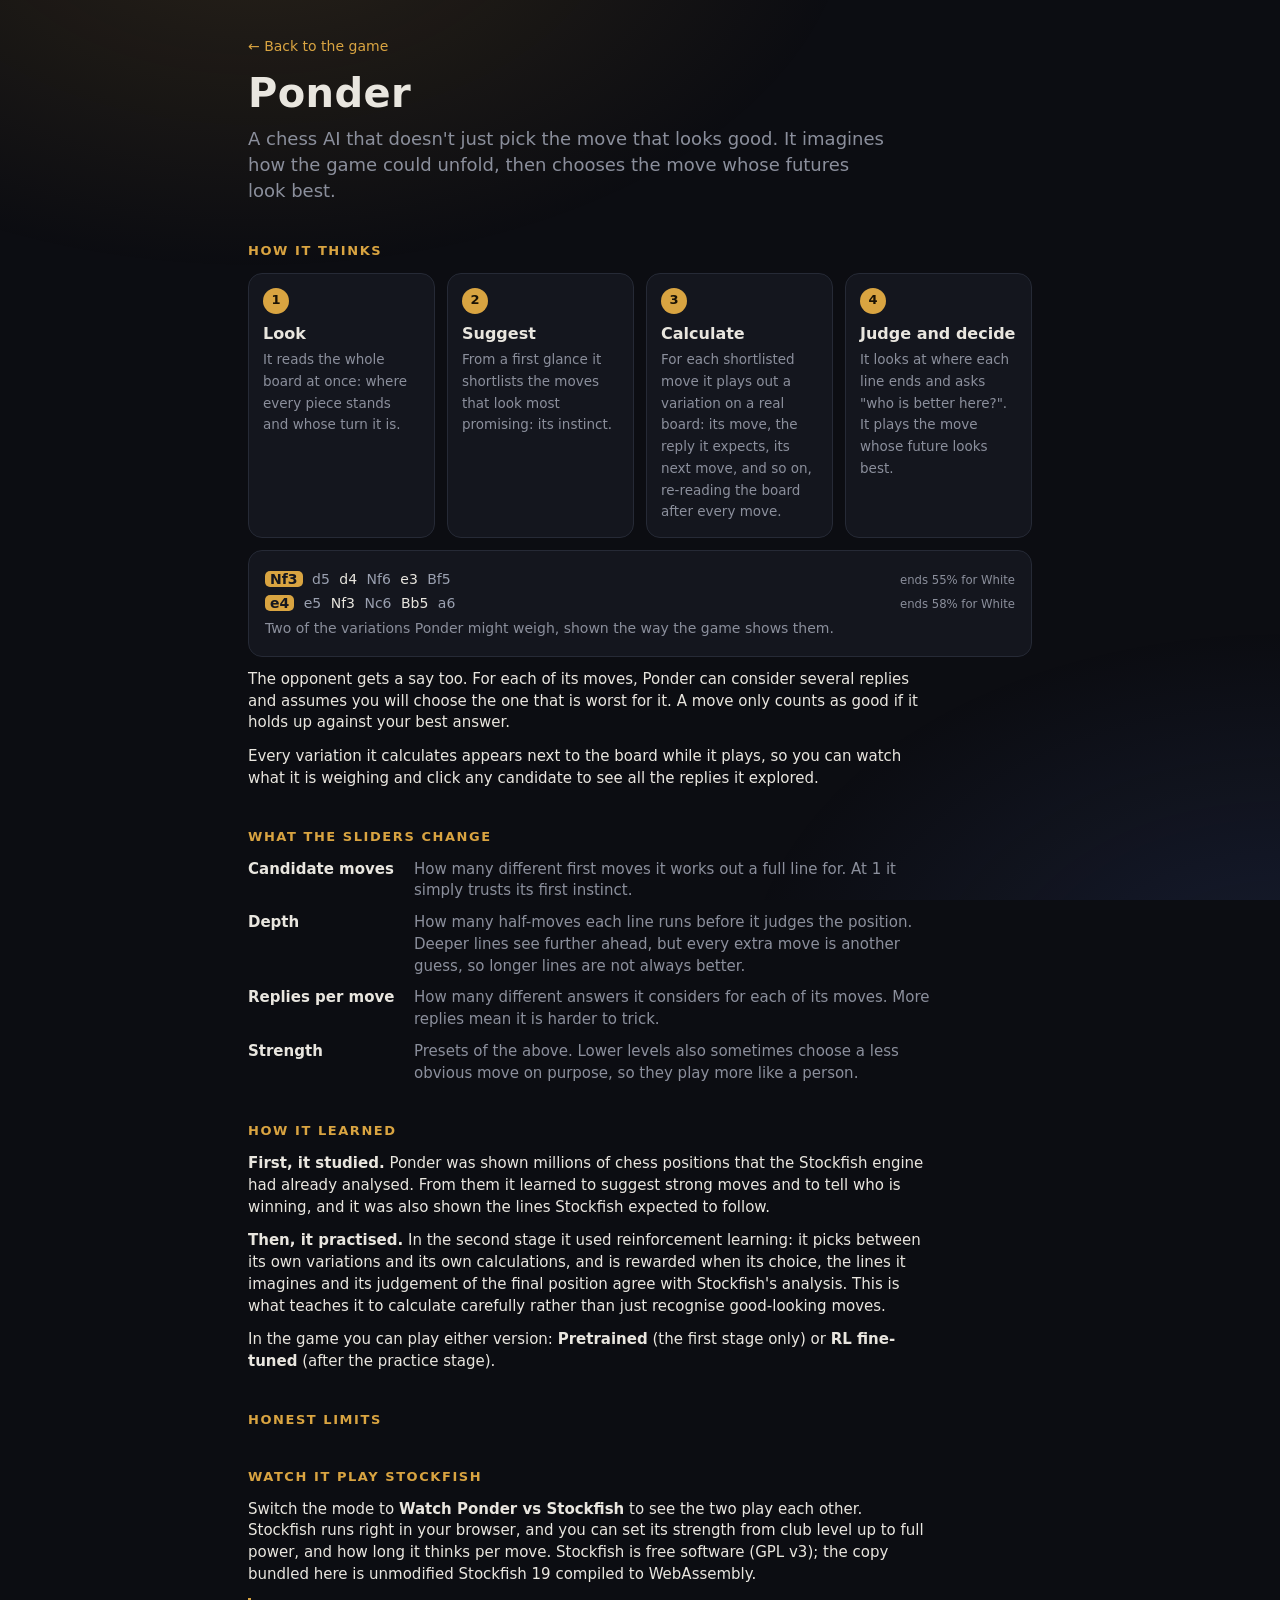
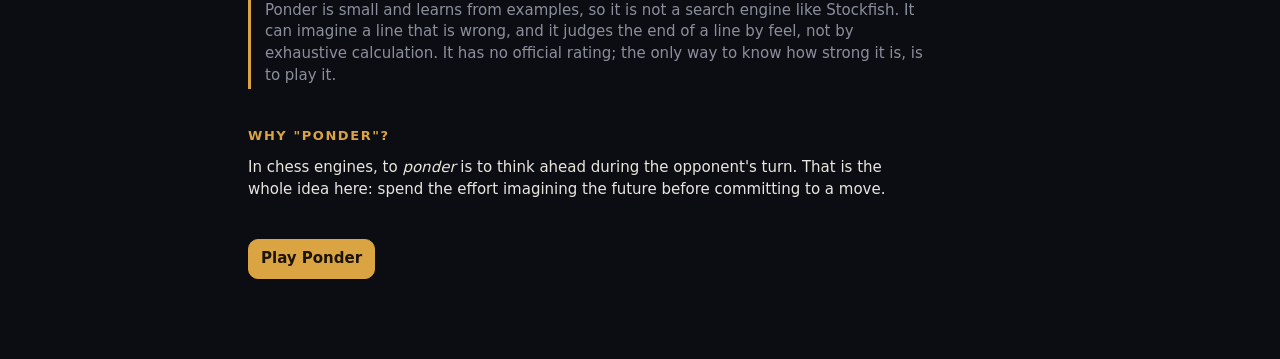
<file: web/about.html>
<!doctype html>
<html lang="en">
<head>
<meta charset="utf-8">
<meta name="viewport" content="width=device-width, initial-scale=1">
<title>How Ponder works</title>
<link rel="stylesheet" href="style.css?v=8">
<style>
body{height:auto;overflow:auto}
.doc{position:relative;max-width:820px;margin:0 auto;padding:36px 18px 80px}
.doc h1{font-size:40px;margin:6px 0 4px;letter-spacing:.01em}
.doc .lead{font-size:18px;color:var(--muted);margin:0 0 26px;max-width:640px}
.doc h2{font-size:13px;text-transform:uppercase;letter-spacing:.12em;color:var(--accent);margin:38px 0 12px}
.doc p{margin:0 0 12px;max-width:680px}
.back{color:var(--accent);text-decoration:none;font-size:14px}
.steps{display:grid;grid-template-columns:repeat(auto-fit,minmax(170px,1fr));gap:12px;margin:8px 0 6px}
.step{background:var(--panel);border:1px solid var(--line);border-radius:14px;padding:14px}
.step i{font-style:normal;display:inline-grid;place-items:center;width:26px;height:26px;border-radius:50%;background:var(--accent);color:#1b1305;font-weight:700;font-size:13px}
.step b{display:block;margin:8px 0 4px;font-size:16px}.step span{color:var(--muted);font-size:13.5px}
.demo{background:var(--panel);border:1px solid var(--line);border-radius:14px;padding:14px 16px;font-size:14px;margin:12px 0}
.demo .mv{padding:0 5px;border-radius:5px}.demo .first{background:var(--accent);color:#14161e;font-weight:600}.demo .opp{color:#9aa0b0}
.demo .row2{display:flex;gap:10px;align-items:baseline;margin:4px 0}.demo .row2 small{color:var(--muted);margin-left:auto}
dl{margin:0;display:grid;grid-template-columns:150px 1fr;gap:10px 16px;max-width:700px}dt{font-weight:600}dd{margin:0;color:var(--muted)}
.note{border-left:3px solid var(--accent);padding:2px 0 2px 14px;color:var(--muted);max-width:680px}
.cta{display:inline-block;margin-top:26px;text-decoration:none}
@media (max-width:560px){dl{grid-template-columns:1fr}}
</style>
</head>
<body>
<div class="backdrop"></div>
<article class="doc">
  <a class="back" href="./">← Back to the game</a>
  <h1>Ponder</h1>
  <p class="lead">A chess AI that doesn't just pick the move that looks good. It imagines how the game could unfold, then chooses the move whose futures look best.</p>

  <h2>How it thinks</h2>
  <div class="steps">
    <div class="step"><i>1</i><b>Look</b><span>It reads the whole board at once: where every piece stands and whose turn it is.</span></div>
    <div class="step"><i>2</i><b>Suggest</b><span>From a first glance it shortlists the moves that look most promising: its instinct.</span></div>
    <div class="step"><i>3</i><b>Calculate</b><span>For each shortlisted move it plays out a variation on a real board: its move, the reply it expects, its next move, and so on, re-reading the board after every move.</span></div>
    <div class="step"><i>4</i><b>Judge and decide</b><span>It looks at where each line ends and asks "who is better here?". It plays the move whose future looks best.</span></div>
  </div>
  <div class="demo">
    <div class="row2"><span><span class="mv first">Nf3</span> <span class="mv opp">d5</span> d4 <span class="mv opp">Nf6</span> e3 <span class="mv opp">Bf5</span></span><small>ends 55% for White</small></div>
    <div class="row2"><span><span class="mv first">e4</span> <span class="mv opp">e5</span> Nf3 <span class="mv opp">Nc6</span> Bb5 <span class="mv opp">a6</span></span><small>ends 58% for White</small></div>
    <div class="row2" style="color:var(--muted)">Two of the variations Ponder might weigh, shown the way the game shows them.</div>
  </div>
  <p>The opponent gets a say too. For each of its moves, Ponder can consider several replies and assumes you will choose the one that is worst for it. A move only counts as good if it holds up against your best answer.</p>
  <p>Every variation it calculates appears next to the board while it plays, so you can watch what it is weighing and click any candidate to see all the replies it explored.</p>

  <h2>What the sliders change</h2>
  <dl>
    <dt>Candidate moves</dt><dd>How many different first moves it works out a full line for. At 1 it simply trusts its first instinct.</dd>
    <dt>Depth</dt><dd>How many half-moves each line runs before it judges the position. Deeper lines see further ahead, but every extra move is another guess, so longer lines are not always better.</dd>
    <dt>Replies per move</dt><dd>How many different answers it considers for each of its moves. More replies mean it is harder to trick.</dd>
    <dt>Strength</dt><dd>Presets of the above. Lower levels also sometimes choose a less obvious move on purpose, so they play more like a person.</dd>
  </dl>

  <h2>How it learned</h2>
  <p><b>First, it studied.</b> Ponder was shown millions of chess positions that the Stockfish engine had already analysed. From them it learned to suggest strong moves and to tell who is winning, and it was also shown the lines Stockfish expected to follow.</p>
  <p><b>Then, it practised.</b> In the second stage it used reinforcement learning: it picks between its own variations and its own calculations, and is rewarded when its choice, the lines it imagines and its judgement of the final position agree with Stockfish's analysis. This is what teaches it to calculate carefully rather than just recognise good-looking moves.</p>
  <p>In the game you can play either version: <b>Pretrained</b> (the first stage only) or <b>RL fine-tuned</b> (after the practice stage).</p>

  <h2>Honest limits</h2>
  <h2>Watch it play Stockfish</h2>
  <p>Switch the mode to <b>Watch Ponder vs Stockfish</b> to see the two play each other. Stockfish runs right in your browser, and you can set its strength from club level up to full power, and how long it thinks per move. Stockfish is free software (GPL v3); the copy bundled here is unmodified Stockfish 19 compiled to WebAssembly.</p>
  <p class="note">Ponder is small and learns from examples, so it is not a search engine like Stockfish. It can imagine a line that is wrong, and it judges the end of a line by feel, not by exhaustive calculation. It has no official rating; the only way to know how strong it is, is to play it.</p>

  <h2>Why "Ponder"?</h2>
  <p>In chess engines, to <i>ponder</i> is to think ahead during the opponent's turn. That is the whole idea here: spend the effort imagining the future before committing to a move.</p>
  <a class="btn primary cta" href="./">Play Ponder</a>
</article>
</body>
</html>
</file>
<file: web/style.css>
:root{
  --bg:#0c0d12; --panel:#14161e; --ink:#e9e6df; --muted:#8b8f9c; --accent:#d9a441; --line:#262a36;
  --light:#e8d5b0; --dark:#a9774f; --sel:rgba(217,164,65,.55); --last:rgba(217,164,65,.32);
  --bs:min(calc(100vw - 86px),76vh,640px);
}
*{box-sizing:border-box}
body{margin:0;background:var(--bg);color:var(--ink);font:15px/1.45 "Inter",system-ui,-apple-system,Segoe UI,sans-serif;min-height:100vh;overflow-x:hidden}
.backdrop{position:fixed;inset:0;background:
  radial-gradient(1000px 600px at 20% -10%,rgba(217,164,65,.14),transparent 60%),
  radial-gradient(900px 600px at 100% 110%,rgba(80,110,200,.16),transparent 60%);pointer-events:none}
.app{position:relative;display:grid;grid-template-columns:minmax(0,1fr);gap:20px;max-width:1700px;margin:0 auto;padding:24px 16px;align-items:start}
.stage{display:flex;flex-direction:column;align-items:center;gap:10px}
.player{width:calc(var(--bs) + 34px);display:flex;align-items:center;gap:10px}
.player small{display:block;color:var(--muted);font-size:12px;min-height:14px;letter-spacing:.04em}
.avatar{width:38px;height:38px;border-radius:10px;background:var(--panel);border:1px solid var(--line);display:grid;place-items:center;font-size:24px}
.status{margin-left:auto;color:var(--accent);font-size:13px}
.board-wrap{display:flex;gap:10px;align-items:stretch}
.evalbar{position:relative;width:24px;border-radius:8px;overflow:hidden;background:#15161c;border:1px solid var(--line);height:var(--bs)}
.evalfill{position:absolute;left:0;right:0;bottom:0;height:50%;background:linear-gradient(#f4efe4,#cfc7b4);transition:height .8s cubic-bezier(.2,.8,.2,1)}
.evalbar span{position:absolute;left:0;right:0;top:50%;transform:translateY(-50%);font-size:9px;text-align:center;mix-blend-mode:difference;color:#fff}
.board-perspective{position:relative;perspective:1400px}
.board{position:relative;width:var(--bs);height:var(--bs);display:grid;grid-template-columns:repeat(8,minmax(0,1fr));grid-template-rows:repeat(8,minmax(0,1fr));border-radius:6px;overflow:hidden;
  box-shadow:0 0 0 8px #2a1e14,0 0 0 9px #0006,0 30px 60px -10px #000c,0 0 80px rgba(217,164,65,.08);
  transition:transform .8s cubic-bezier(.2,.8,.2,1);transform-style:preserve-3d;user-select:none;touch-action:none}
.tilt .board{transform:rotateX(34deg) translateY(-2%) scale(.94)}
.sq{position:relative;display:block;min-width:0;min-height:0;overflow:hidden;cursor:pointer}
.sq.l{background:linear-gradient(135deg,#efdcb8,#e0c99d)} .sq.d{background:linear-gradient(135deg,#b3825a,#9a6a44)}
.sq.last::before,.sq.sel::before{content:"";position:absolute;inset:0;background:var(--last)}
.sq.sel::before{background:var(--sel)}
.sq.check::after{content:"";position:absolute;inset:0;background:radial-gradient(circle,rgba(230,50,50,.85),rgba(230,50,50,0) 70%)}
.sq .dot{position:absolute;width:30%;height:30%;border-radius:50%;background:rgba(20,20,20,.28);pointer-events:none}
.sq .ring{position:absolute;inset:6%;border-radius:50%;border:5px solid rgba(20,20,20,.28);pointer-events:none}
.sq .coord{position:absolute;font-size:10px;font-weight:600;opacity:.6;pointer-events:none}
.sq .coord.r{top:3px;left:4px}.sq .coord.f{bottom:2px;right:4px}
.sq.l .coord{color:#9a6a44}.sq.d .coord{color:#efdcb8}
.piece{position:absolute;inset:0;display:grid;place-items:center;z-index:2;font-size:calc(var(--bs)/8*.82);line-height:1;pointer-events:none;
  font-family:"Segoe UI Symbol","Noto Sans Symbols 2","Apple Symbols","DejaVu Sans",serif;transition:transform .12s}
.piece.w{color:#fbf6ea;-webkit-text-stroke:1.3px #3a2a1a;text-shadow:0 3px 3px #0005}
.piece.b{color:#1a1a20;-webkit-text-stroke:1px #000;text-shadow:0 3px 3px #0006,0 0 1px #fff8}
.piece.drag{position:fixed;inset:auto;display:block;z-index:50;pointer-events:none;transform:translate(-50%,-50%) scale(1.15);filter:drop-shadow(0 12px 10px #0008);transition:none}
.sq.hide .piece{opacity:.25}
.promo{position:absolute;inset:0;display:grid;place-items:center;background:#000a;z-index:20;border-radius:6px}
.promo div{display:flex;gap:10px;background:var(--panel);padding:14px;border-radius:14px;border:1px solid var(--line)}
.promo button{font-size:44px;width:74px;height:74px;border-radius:12px;border:1px solid var(--line);background:#1c1f2a;cursor:pointer;color:#fbf6ea}
.promo button:hover{background:#2a2f40}
.thinking{position:absolute;left:50%;top:-14px;transform:translateX(-50%);display:flex;gap:6px;align-items:center;background:var(--panel);border:1px solid var(--line);
  padding:6px 14px;border-radius:99px;z-index:10;font-size:12px;color:var(--muted)}
.thinking span{width:6px;height:6px;border-radius:50%;background:var(--accent);animation:b 1s infinite}
.thinking span:nth-child(2){animation-delay:.15s}.thinking span:nth-child(3){animation-delay:.3s}
@keyframes b{0%,80%,100%{transform:scale(.5);opacity:.4}40%{transform:scale(1);opacity:1}}
.modal{position:absolute;inset:0;display:grid;place-items:center;background:#000b;z-index:30;border-radius:6px;backdrop-filter:blur(3px)}
.card{background:var(--panel);border:1px solid var(--line);padding:26px 34px;border-radius:18px;text-align:center;box-shadow:0 20px 60px #000}
.card h2{margin:0 0 6px;font-size:26px}.card p{margin:0 0 16px;color:var(--muted)}
.side,.think{background:var(--panel);border:1px solid var(--line);border-radius:18px;padding:16px;display:flex;flex-direction:column;gap:10px;min-height:0}
.brand{display:flex;align-items:baseline;justify-content:space-between}.brand h1{margin:0;font-size:26px;letter-spacing:.01em}
.about{font-size:12.5px;color:var(--accent);text-decoration:none;border-bottom:1px dotted var(--accent)}
.side .tag{margin:-6px 0 2px;color:var(--muted);font-size:12.5px}
.side h3,.think h3{margin:6px 0 0;font-size:12px;text-transform:uppercase;letter-spacing:.1em;color:var(--muted);font-weight:600}.side h3 small,.think h3 small{text-transform:none;letter-spacing:0;margin-left:6px}
.row{display:flex;gap:10px;flex-wrap:wrap}.row label{flex:1;font-size:12px;color:var(--muted);display:flex;flex-direction:column;gap:4px;min-width:120px}
select{background:#1c1f2a;color:var(--ink);border:1px solid var(--line);border-radius:10px;padding:8px;font:inherit}
.btns{gap:8px}.btn{background:#1c1f2a;color:var(--ink);border:1px solid var(--line);border-radius:10px;padding:8px 12px;font:inherit;cursor:pointer;transition:.15s}
.btn:hover{border-color:var(--accent)}.btn.primary{background:var(--accent);color:#1b1305;border-color:var(--accent);font-weight:700}.btn.on{border-color:var(--accent);color:var(--accent)}
.moves{margin:0;padding:0;list-style:none;display:grid;grid-template-columns:34px 1fr 1fr;gap:2px 6px;max-height:190px;overflow:auto;font-variant-numeric:tabular-nums;font-size:14px}
.moves .n{color:var(--muted)}.moves .m{padding:1px 6px;border-radius:6px}.moves .m.cur{background:#262a36}
.thoughts{display:flex;flex-direction:column;gap:8px}.muted{color:var(--muted);margin:0;font-size:13px}
.cand{border:1px solid var(--line);border-radius:12px;padding:8px 10px;background:#181b25}
.cand.pick{border-color:var(--accent);box-shadow:0 0 0 1px var(--accent) inset}
.cand .h{display:flex;justify-content:space-between;font-weight:600}.cand .h span{color:var(--muted);font-weight:500;font-size:12px}
.cand .ln{color:var(--muted);font-size:12.5px;margin-top:2px;word-break:break-word}
.cand .bar{height:4px;border-radius:3px;background:#2a2e3b;margin-top:6px;overflow:hidden}.cand .bar i{display:block;height:100%;background:linear-gradient(90deg,#d9a441,#f1d28a)}
.toast{position:fixed;left:50%;bottom:24px;transform:translateX(-50%);background:#2a1618;border:1px solid #6d2a30;padding:10px 16px;border-radius:12px;z-index:99}
[hidden]{display:none!important}
@media (max-width:1099px){.evalbar{width:14px}.stage{order:1}.think{order:2}.side{order:3}}

.sliders label b{color:var(--ink);font-weight:600;margin-left:6px}
input[type=range]{width:100%;accent-color:var(--accent,#7aa2ff)}

.cfg{border:1px solid var(--line);border-radius:14px;padding:10px 12px;background:#171a23;display:flex;flex-direction:column;gap:10px}
.cfgh{font-size:12px;text-transform:uppercase;letter-spacing:.1em;color:var(--muted);font-weight:600}.cfgh small{text-transform:none;letter-spacing:0;margin-left:6px;color:var(--accent)}
.cfg label{display:flex;flex-direction:column;gap:3px;font-size:13px;color:var(--ink)}
.cfg label span{display:flex;justify-content:space-between}.cfg label b{color:var(--accent)}
.cfg em{font-style:normal;font-size:11.5px;color:var(--muted);line-height:1.35}
.thinkmeta{display:flex;flex-wrap:wrap;gap:6px}.thinkmeta span{font-size:11.5px;color:var(--muted);background:#1b1e29;border:1px solid var(--line);border-radius:99px;padding:2px 9px}
.thinkmeta b{color:var(--ink)}
.cand .h b{font-weight:600}.cand .tag{font-style:normal;font-size:10.5px;color:#14161e;background:var(--accent);border-radius:99px;padding:1px 8px;margin-left:8px;align-self:center;margin-right:auto}
.cand .ln{display:flex;flex-wrap:wrap;gap:3px 5px;align-items:baseline;margin:6px 0 2px}
.cand .ln .n{font-style:normal;color:#6f7484;font-size:11.5px;margin-right:-2px}
.cand .mv{font-size:13px;padding:0 4px;border-radius:5px;color:var(--muted)}
.cand .mv.first{color:#14161e;background:var(--accent);font-weight:600}.cand .mv.me{color:var(--ink)}.cand .mv.opp{color:#9aa0b0}
.meters{display:grid;grid-template-columns:1fr 1fr;gap:10px;margin-top:6px}.meters label{font-size:11px;color:var(--muted)}
.meters .bar{margin-top:3px}.cand .bar i.p{background:linear-gradient(90deg,#5b7bd6,#9db4f0)}

.modelbox{border:1px solid var(--line);border-radius:14px;padding:10px 12px;background:#171a23;display:flex;flex-direction:column;gap:6px}
.modelbox label{display:flex;flex-direction:column;gap:4px;font-size:12px;color:var(--muted)}
.mdesc{font-size:12.5px;color:var(--ink);line-height:1.4}.mbadge{font-size:11.5px;color:var(--accent)}

.cand .bl{display:flex;align-items:baseline;gap:8px;border-radius:8px;padding:2px 6px;margin:2px -6px}
.cand .bl .ln{margin:2px 0;flex:1;min-width:0}.cand .bl .bs{font-size:11.5px;color:var(--muted);flex:none}
.cand .bl.crit{background:rgba(217,164,65,.12);box-shadow:inset 2px 0 0 var(--accent)}.cand .bl.crit .bs{color:var(--accent)}
.cand .bnote{font-size:11px;color:var(--muted);margin-top:2px}

/* ---- three columns on wide screens: controls | board | what it is thinking (all inside one screen) ---- */
@media (min-width:1100px){
  :root{--bs:min(76vh,calc(100vw - 790px),640px)}
  body{height:100vh;overflow:hidden}
  .app{grid-template-columns:290px auto minmax(340px,1fr);height:100vh;align-items:stretch;padding:16px}
  .side,.think{height:calc(100vh - 32px);overflow:auto}
  .stage{justify-content:center}
  .think .thoughts{flex:1;min-height:0;overflow:auto}
  .moves{max-height:none;flex:1;min-height:60px}
}
.cost{font-size:11.5px;color:var(--muted)}
.btn:disabled{opacity:.4;cursor:default}.btn:disabled:hover{border-color:var(--line)}
.btns .btn{padding:7px 10px}

/* ---- compact candidate cards ---- */
.thoughts{gap:6px}
.cand{cursor:pointer;padding:7px 10px}
.cand:hover{border-color:#3a4052}.cand.pick{border-color:var(--accent)}
.cand.open{background:#1d2130}
.cand .h{align-items:center;gap:8px;justify-content:flex-start}
.cand .rk{font-style:normal;font-size:11px;color:var(--muted);width:16px}
.cand .h .pc{margin-left:auto;color:var(--ink);font-size:12.5px;font-weight:600}
.cand .tag{margin:0}
.cand .mini{height:4px;border-radius:3px;background:#2a2e3b;overflow:hidden;flex:0 0 70px}.cand .mini i{display:block;height:100%;background:linear-gradient(90deg,#d9a441,#f1d28a)}
.cand .ln{margin:3px 0 0}
.cand:not(.open) .ln{display:-webkit-box;-webkit-line-clamp:2;-webkit-box-orient:vertical;overflow:hidden}
.thoughts.dense .cand:not(.open) .ln{-webkit-line-clamp:1}
.thoughts.dense .cand{padding:4px 9px}.thoughts.dense .cand .mv{font-size:12px}
.cand .more{font-size:11px;color:var(--muted);margin-left:6px}
.cand .prior{font-size:11px;color:#9db4f0}
.cand .bl.crit{margin-top:2px}
.cand .bnote{margin:4px 0 2px}
.moves{align-content:start}
.tog{display:flex;gap:8px;align-items:flex-start;font-size:12.5px;cursor:pointer}.tog input{margin-top:2px}.tog span{line-height:1.3}
[hidden]{display:none!important}
.modesel{display:block;margin-bottom:10px}
.cand.calc .mini i{width:100%;background:linear-gradient(90deg,transparent,var(--accent),transparent);background-size:200% 100%;animation:calc 1.1s linear infinite;opacity:.5}@keyframes calc{from{background-position:200% 0}to{background-position:-200% 0}}
</file>
